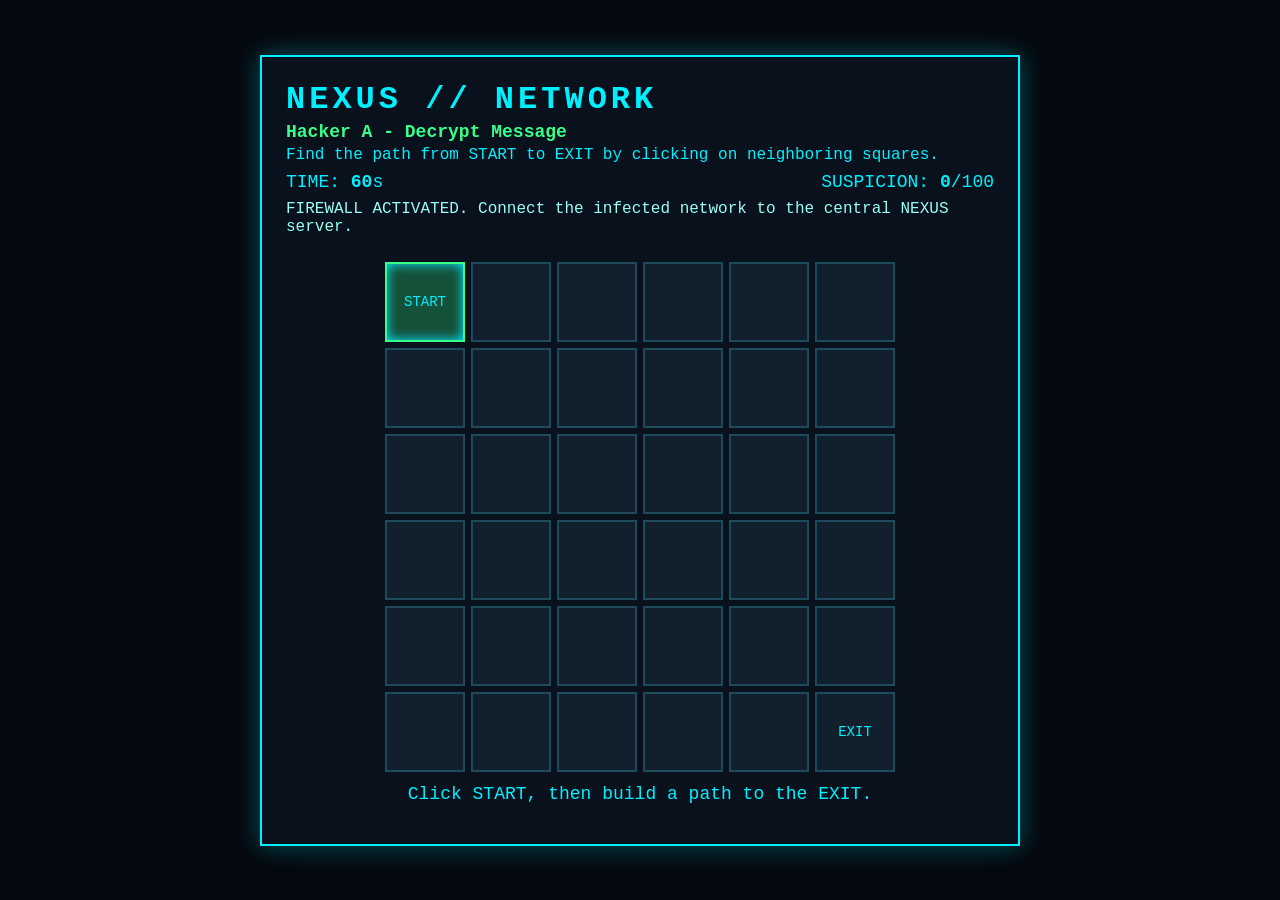
<file: HTML/network-maze.html>
<!doctype html>
<html lang="en">
  <head>
    <meta charset="UTF-8" />
    <title>GLITCH - NEXUS Network Maze</title>
    <link rel="stylesheet" href="../CSS/maze.css" />
  </head>
  <body>
    <div id="app">
      <h1>NEXUS // NETWORK</h1>
      <h2 id="mazeTitle"></h2>
      <div>
        Find the path from START to EXIT by clicking on neighboring squares.
      </div>
      <div class="hud">
        <span>TIME: <b id="time">60</b>s</span>
        <span>SUSPICION: <b id="suspicion">0</b>/100</span>
      </div>
      <div id="story"></div>
      <div id="grid"></div>
      <div id="msg"></div>
      <div style="text-align: center; margin-top: 8px">
        <button id="startAgain" hidden>Start Again</button>
      </div>
      <div id="log"></div>
    </div>

    <div id="endingPopup" hidden>
      <div class="ending-box">
        <h2>SYSTEM OVERRIDE COMPLETE</h2>
        <h1>YOU ESCAPED THE SIMULATION</h1>

        <p>NEXUS has lost control.</p>
        <p>You broke the code, uncovered the truth, and found your way out.</p>

        <h3>FREEDOM RESTORED.</h3>

        <button onclick="playAgain()">PLAY AGAIN</button>
      </div>
    </div>

    <script src="../JavaScript/maze.js"></script>
  </body>
</html>
</file>
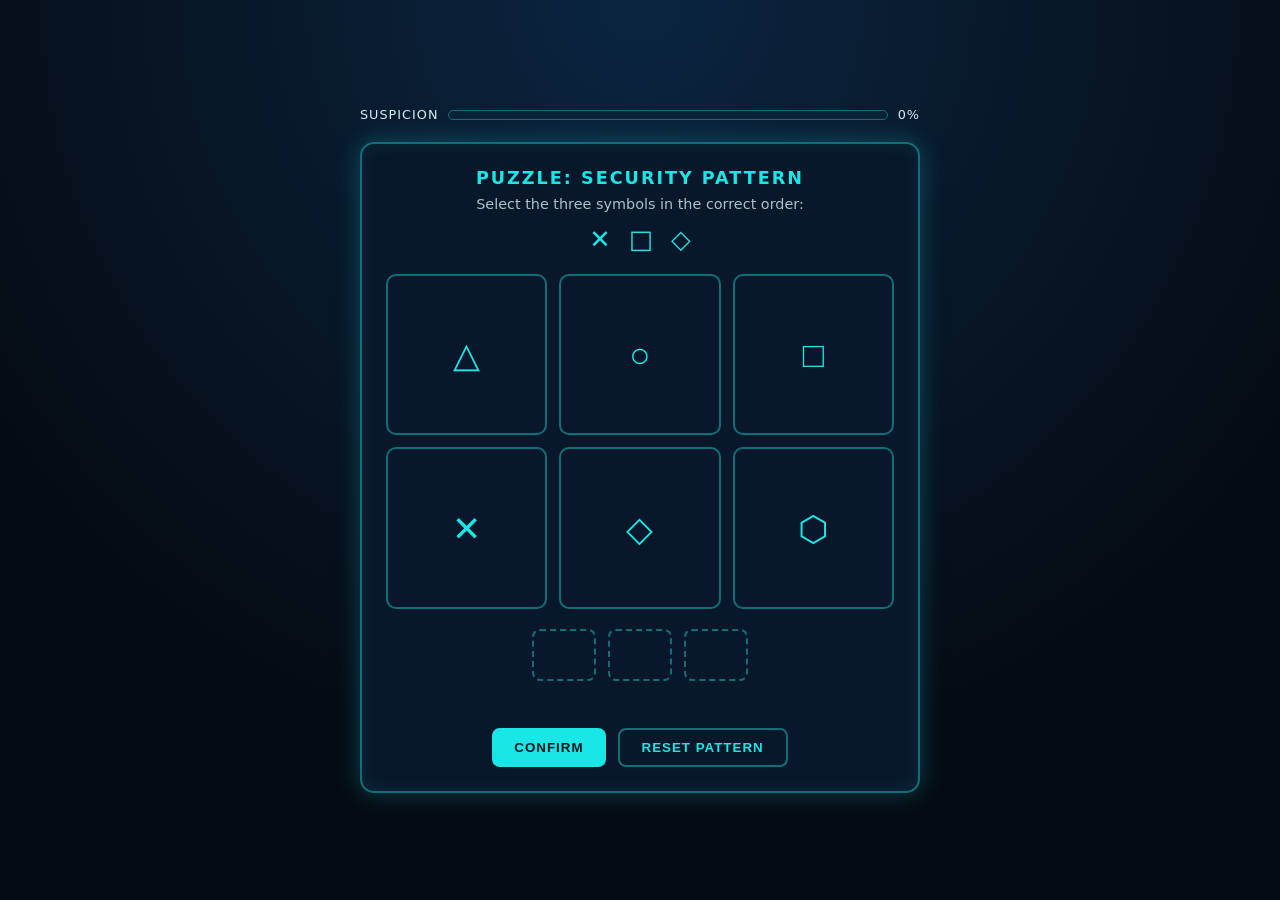
<file: HTML/pattern.html>
<!DOCTYPE html>
<html lang="en">
<head>
  <meta charset="UTF-8">
  <meta name="viewport" content="width=device-width, initial-scale=1">
  <title>GLITCH - Security Pattern</title>
  <link rel="stylesheet" href="../CSS/pattern.css">
</head>
<body>

  <!-- Suspicion bar: the higher it gets, the closer NEXUS is to finding you -->
  <div class="suspicion">
    <span>SUSPICION</span>
    <div class="suspicion-track"><div id="suspicionFill"></div></div>
    <span id="suspicionText">0%</span>
  </div>

  <main class="panel">
    <h1>PUZZLE: SECURITY PATTERN</h1>
    <p class="hint">Select the three symbols in the correct order:</p>

    <!-- The correct sequence (changes every round) -->
    <div class="target" id="target"></div>

    <!-- The clickable symbols (built by JavaScript) -->
    <div class="symbols" id="symbols"></div>

    <!-- The 3 slots that show the player's selection -->
    <div class="slots" id="slots"></div>

    <p class="message" id="message"></p>

    <div class="actions">
      <button id="confirmBtn" class="btn">CONFIRM</button>
      <button id="resetBtn" class="btn btn-ghost">RESET PATTERN</button>
    </div>
  </main>

  <script src="../JavaScript/pattern.js"></script>
</body>
</html>
</file>
<file: CSS/maze.css>
/* CSS: neon look + glitch effect - Contributor: <NAME> */
:root {
  --bg: #05080f;
  --cyan: #00f0ff;
  --green: #39ff88;
  --red: #ff2e63;
  --dim: #12202e;
}
* {
  box-sizing: border-box;
}
body {
  margin: 0;
  min-height: 100vh;
  background: var(--bg);
  color: var(--cyan);
  font-family: "Courier New", monospace;
  display: flex;
  justify-content: center;
  align-items: center;
}
#app {
  width: 760px;
  padding: 24px;
  border: 2px solid var(--cyan);
  box-shadow: 0 0 24px #00f0ff55;
  background: #08111c;
}
h1 {
  margin: 0 0 4px;
  letter-spacing: 4px;
  animation: glitch 3s infinite;
}
#mazeTitle {
  margin: 4px 0;
  color: var(--green);
  font-size: 18px;
}
@keyframes glitch {
  0%,
  92%,
  100% {
    transform: none;
    text-shadow: none;
  }
  94% {
    transform: translateX(-4px);
    text-shadow: 3px 0 var(--red);
  }
  96% {
    transform: translateX(4px);
    text-shadow: -3px 0 var(--green);
  }
}
.tabs {
  display: flex;
  gap: 8px;
  margin: 12px 0;
}
button {
  font: inherit;
  color: var(--cyan);
  background: transparent;
  border: 1px solid var(--cyan);
  padding: 6px 12px;
  cursor: pointer;
}
button:hover,
button.on {
  background: var(--cyan);
  color: var(--bg);
}
.hud {
  display: flex;
  justify-content: space-between;
  margin: 8px 0;
  font-size: 18px;
}
.hud .low {
  color: var(--red);
}
#story {
  min-height: 48px;
  margin: 6px 0 14px;
  color: #9fe;
}
#grid {
  display: grid;
  gap: 6px;
  justify-content: center;
  margin: 0 auto;
}
.node {
  width: 80px;
  height: 80px;
  border: 2px solid #1d4a5c;
  background: var(--dim);
  color: inherit;
  display: flex;
  align-items: center;
  justify-content: center;
  font-size: 14px;
  cursor: pointer;
  padding: 0;
}
.node.blocked {
  background: #000;
  border-color: #000;
  cursor: not-allowed;
  background-image: repeating-linear-gradient(45deg, #111 0 6px, #000 6px 12px);
}
.node.start {
  border-color: var(--green);
  color: var(--green);
}
.node.exit {
  border-color: var(--red);
  color: var(--red);
}
.node.path {
  background: #00f0ff33;
  border-color: var(--cyan);
  box-shadow: 0 0 12px var(--cyan) inset;
}
.node.head {
  background: #39ff8844;
  border-color: var(--green);
  animation: pulse 1s infinite;
}
.node.done {
  background: #39ff8833;
  border-color: var(--green);
}
@keyframes pulse {
  50% {
    box-shadow: 0 0 16px var(--green);
  }
}
#msg {
  height: 28px;
  margin-top: 12px;
  text-align: center;
  font-size: 18px;
}
.ok {
  color: var(--green);
}
.bad {
  color: var(--red);
}
#log {
  margin-top: 6px;
  font-size: 13px;
  color: #6aa;
}

/* GAME ENDING POPUP */

#endingPopup[hidden] {
  display: none;
}

#endingPopup {
  position: fixed;
  inset: 0;
  z-index: 1000;

  display: flex;
  justify-content: center;
  align-items: center;

  padding: 20px;
  background: rgba(0, 0, 0, 0.9);
}

.ending-box {
  width: 100%;
  max-width: 550px;
  padding: 35px;

  text-align: center;

  background: #05080f;
  border: 2px solid #00f0ff;
  border-radius: 12px;

  box-shadow: 0 0 35px #00f0ff;
}

.ending-box h1 {
  color: #00f0ff;
  font-size: 28px;
}

.ending-box h2,
.ending-box h3 {
  color: #39ff88;
}

.ending-box p {
  color: white;
  line-height: 1.6;
}

.ending-box button {
  margin-top: 20px;
  padding: 14px 30px;

  background: #00f0ff;
  color: #05080f;

  border: none;
  border-radius: 6px;

  font-weight: bold;
  cursor: pointer;
}

.ending-box button:hover {
  box-shadow: 0 0 20px #00f0ff;
}
</file>
<file: CSS/pattern.css>
/* ============ 1. VARIABLES (all colors in one place) ============ */
:root {
  --bg: #050b14;          /* dark page background */
  --panel: #08182a;       /* panel color */
  --neon: #19e6e6;        /* bright cyan neon */
  --neon-dim: #0e6f78;    /* dimmer cyan for borders */
  --danger: #ff3b6b;      /* red/pink for errors */
  --ok: #3dffa0;          /* green for success */
  --text: #cfeff5;
}

/* ============ 2. RESET + BODY ============ */
* { box-sizing: border-box; margin: 0; }   /* box-sizing: padding is included in the width */

body {
  min-height: 100vh;                         /* at least the full screen height */
  background: radial-gradient(circle at 50% 0%, #0b2540, var(--bg) 70%);
  color: var(--text);
  font-family: "Trebuchet MS", system-ui, sans-serif;
  display: flex;                             /* flexbox: lets us center the content */
  flex-direction: column;
  align-items: center;                       /* horizontal centering */
  justify-content: center;                   /* vertical centering */
  gap: 20px;
  padding: 20px;
}

/* ============ 3. PANEL ============ */
.panel {
  width: min(560px, 100%);                   /* max 560px, full width on mobile */
  background: var(--panel);
  border: 2px solid var(--neon-dim);
  border-radius: 14px;
  padding: 24px;
  text-align: center;
  box-shadow: 0 0 24px rgba(25, 230, 230, .25),      /* outer glow */
              inset 0 0 18px rgba(25, 230, 230, .08); /* inner glow */
}
h1 { font-size: 1.1rem; letter-spacing: 2px; color: var(--neon); margin-bottom: 8px; }
.hint { font-size: .9rem; opacity: .8; }

/* ============ 4. TARGET (the sequence to match) ============ */
.target {
  display: flex; justify-content: center; gap: 18px;
  margin: 12px 0 20px;
  font-size: 1.6rem; color: var(--neon);
}

/* ============ 5. SYMBOLS (grid of 6 buttons) ============ */
.symbols {
  display: grid;
  grid-template-columns: repeat(3, 1fr);     /* 3 equal-width columns */
  gap: 12px;
  margin-bottom: 20px;
}
.symbol {
  aspect-ratio: 1;                           /* keeps each button square */
  font-size: 2.2rem;
  background: transparent;
  color: var(--neon);
  border: 2px solid var(--neon-dim);
  border-radius: 10px;
  cursor: pointer;
  transition: transform .15s, box-shadow .15s, border-color .15s;
}
.symbol:hover { transform: scale(1.06); border-color: var(--neon); }
.symbol:focus-visible { outline: 3px solid #fff; }   /* visible focus for keyboard users */

/* Highlight: applied when the player clicks a symbol */
.symbol.selected {
  border-color: var(--neon);
  background: rgba(25, 230, 230, .15);
  box-shadow: 0 0 16px var(--neon);
}

/* ============ 6. SLOTS (the 3 boxes) ============ */
.slots { display: flex; justify-content: center; gap: 12px; margin-bottom: 14px; }
.slot {
  width: 64px; height: 52px;
  display: grid; place-items: center;        /* centers the symbol inside the box */
  border: 2px dashed var(--neon-dim);
  border-radius: 8px;
  font-size: 1.5rem; color: var(--neon);
}
.slot.filled { border-style: solid; border-color: var(--neon); }

/* ============ 7. MESSAGE + BUTTONS ============ */
.message { min-height: 1.4em; margin-bottom: 12px; font-size: .95rem; }
.message.error { color: var(--danger); }
.message.success { color: var(--ok); }

.actions { display: flex; justify-content: center; gap: 12px; flex-wrap: wrap; }
.btn {
  padding: 10px 22px;
  background: var(--neon); color: #00161a;
  border: 0; border-radius: 8px;
  font-weight: 700; letter-spacing: 1px; cursor: pointer;
}
.btn-ghost { background: transparent; color: var(--neon); border: 2px solid var(--neon-dim); }
.btn:disabled { opacity: .4; cursor: not-allowed; }

/* ============ 8. SUSPICION BAR ============ */
.suspicion {
  width: min(560px, 100%);
  display: flex; align-items: center; gap: 10px;
  font-size: .8rem; letter-spacing: 1px;
}
.suspicion-track {
  flex: 1; height: 10px;
  background: #0a2236; border: 1px solid var(--neon-dim); border-radius: 6px;
  overflow: hidden;
}
#suspicionFill {
  height: 100%; width: 0%;
  background: linear-gradient(90deg, var(--neon), var(--danger));
  transition: width .4s;                     /* the bar grows smoothly */
}

/* ============ 9. ANIMATION for wrong attempts (shake) ============ */
.shake { animation: shake .4s; }
@keyframes shake {
  0%, 100% { transform: translateX(0); }
  25% { transform: translateX(-8px); }
  75% { transform: translateX(8px); }
}
</file>
